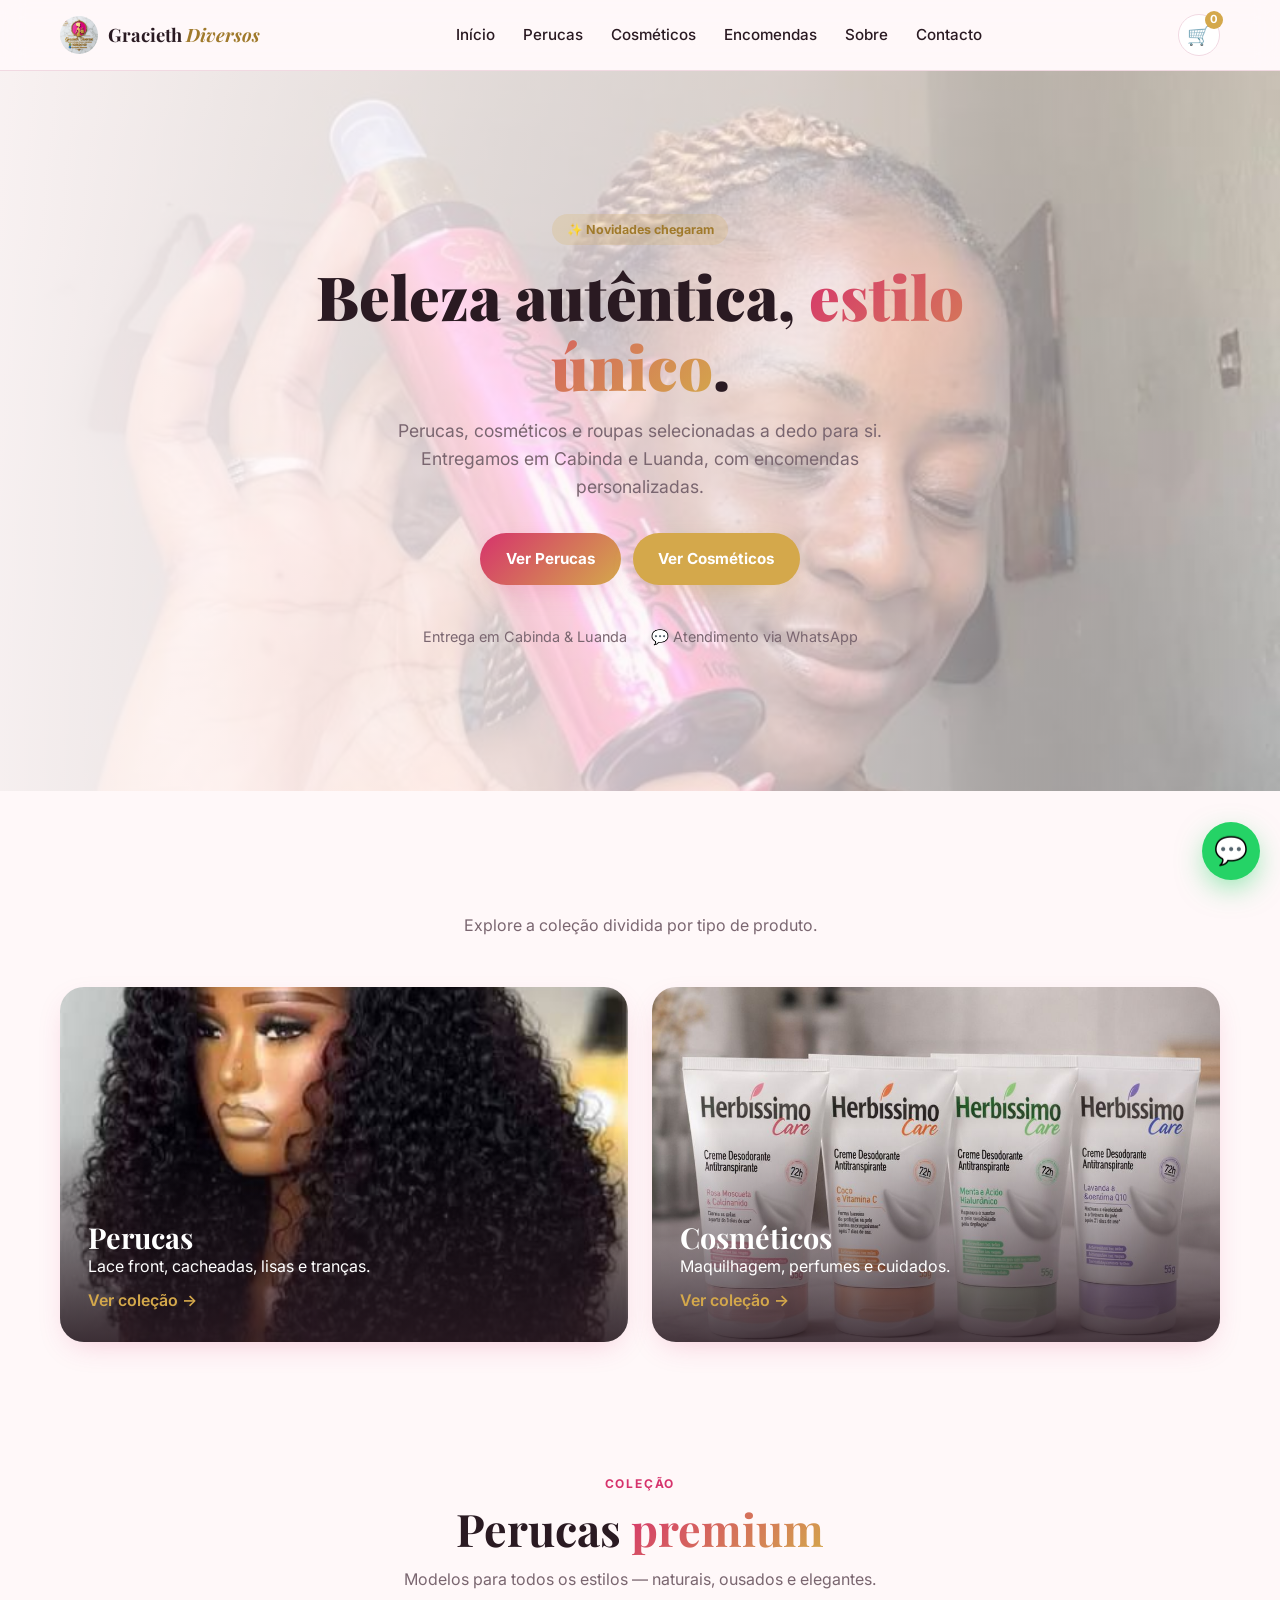
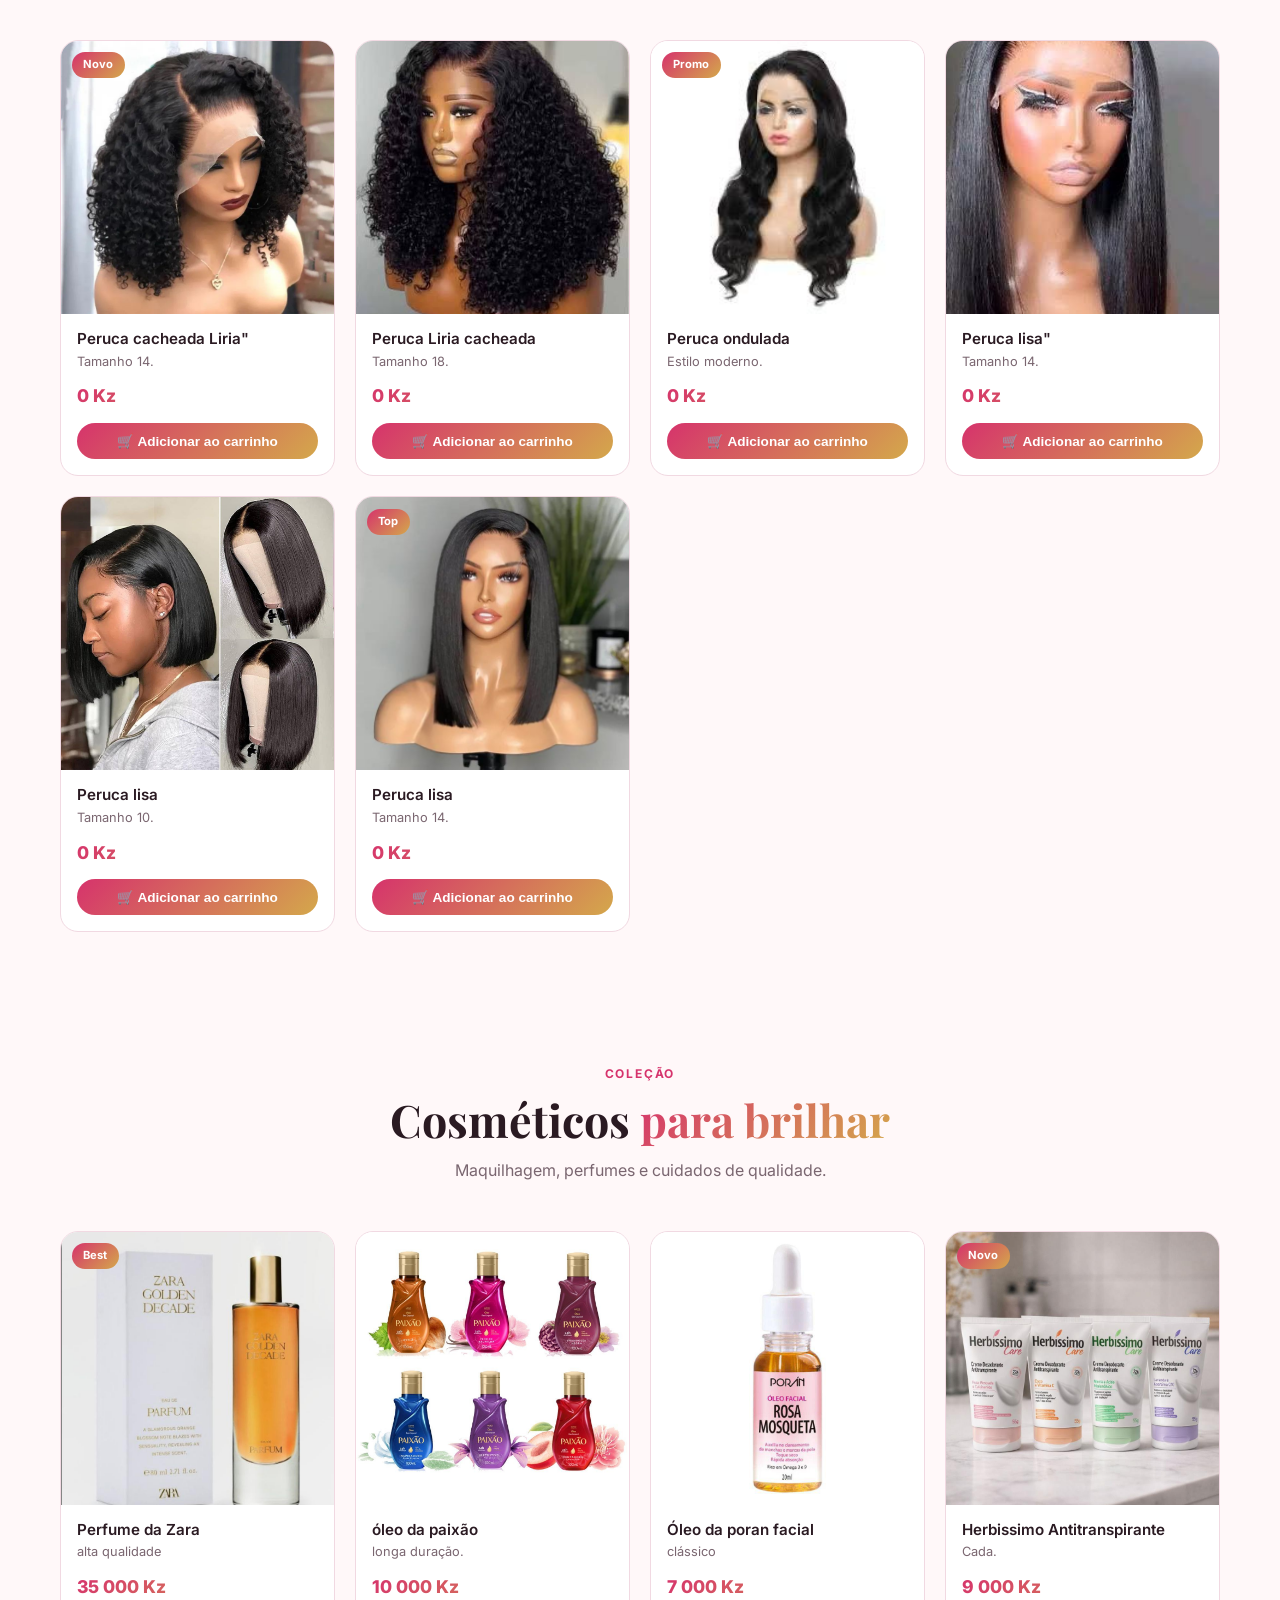
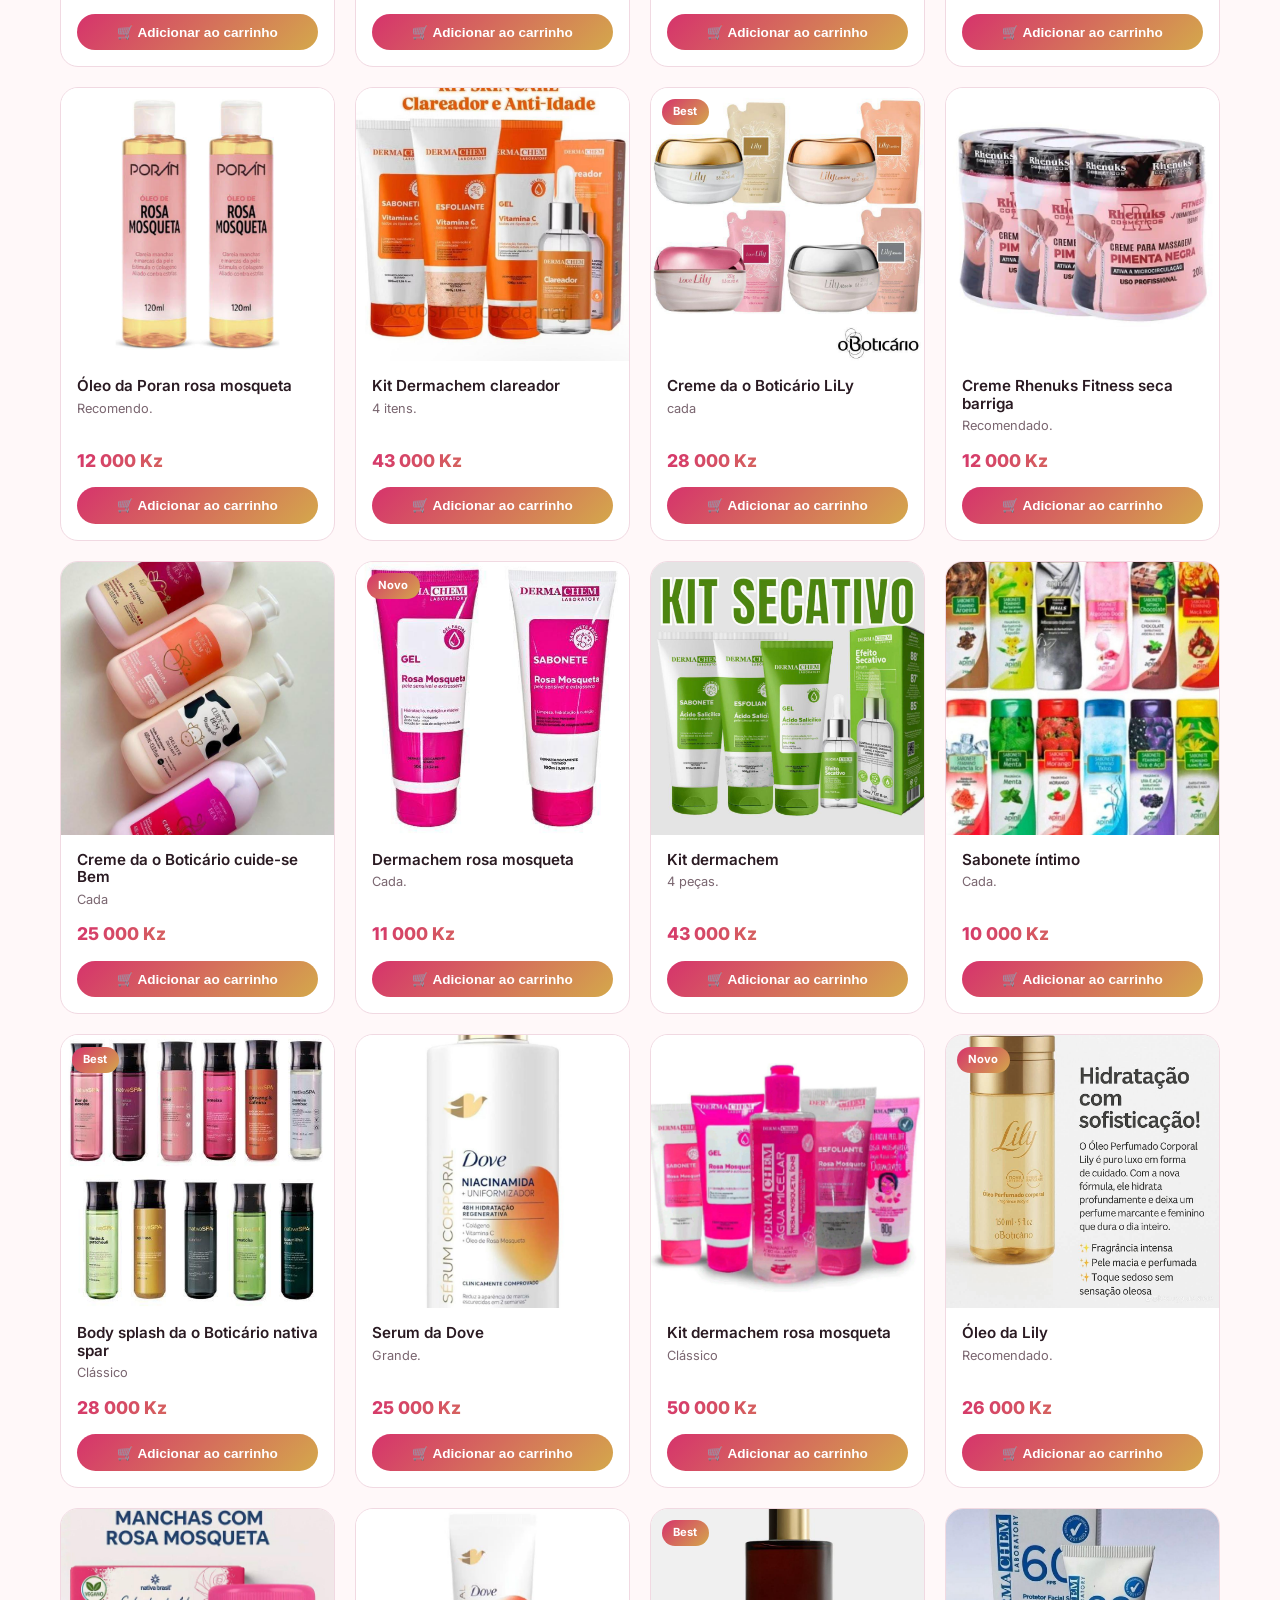
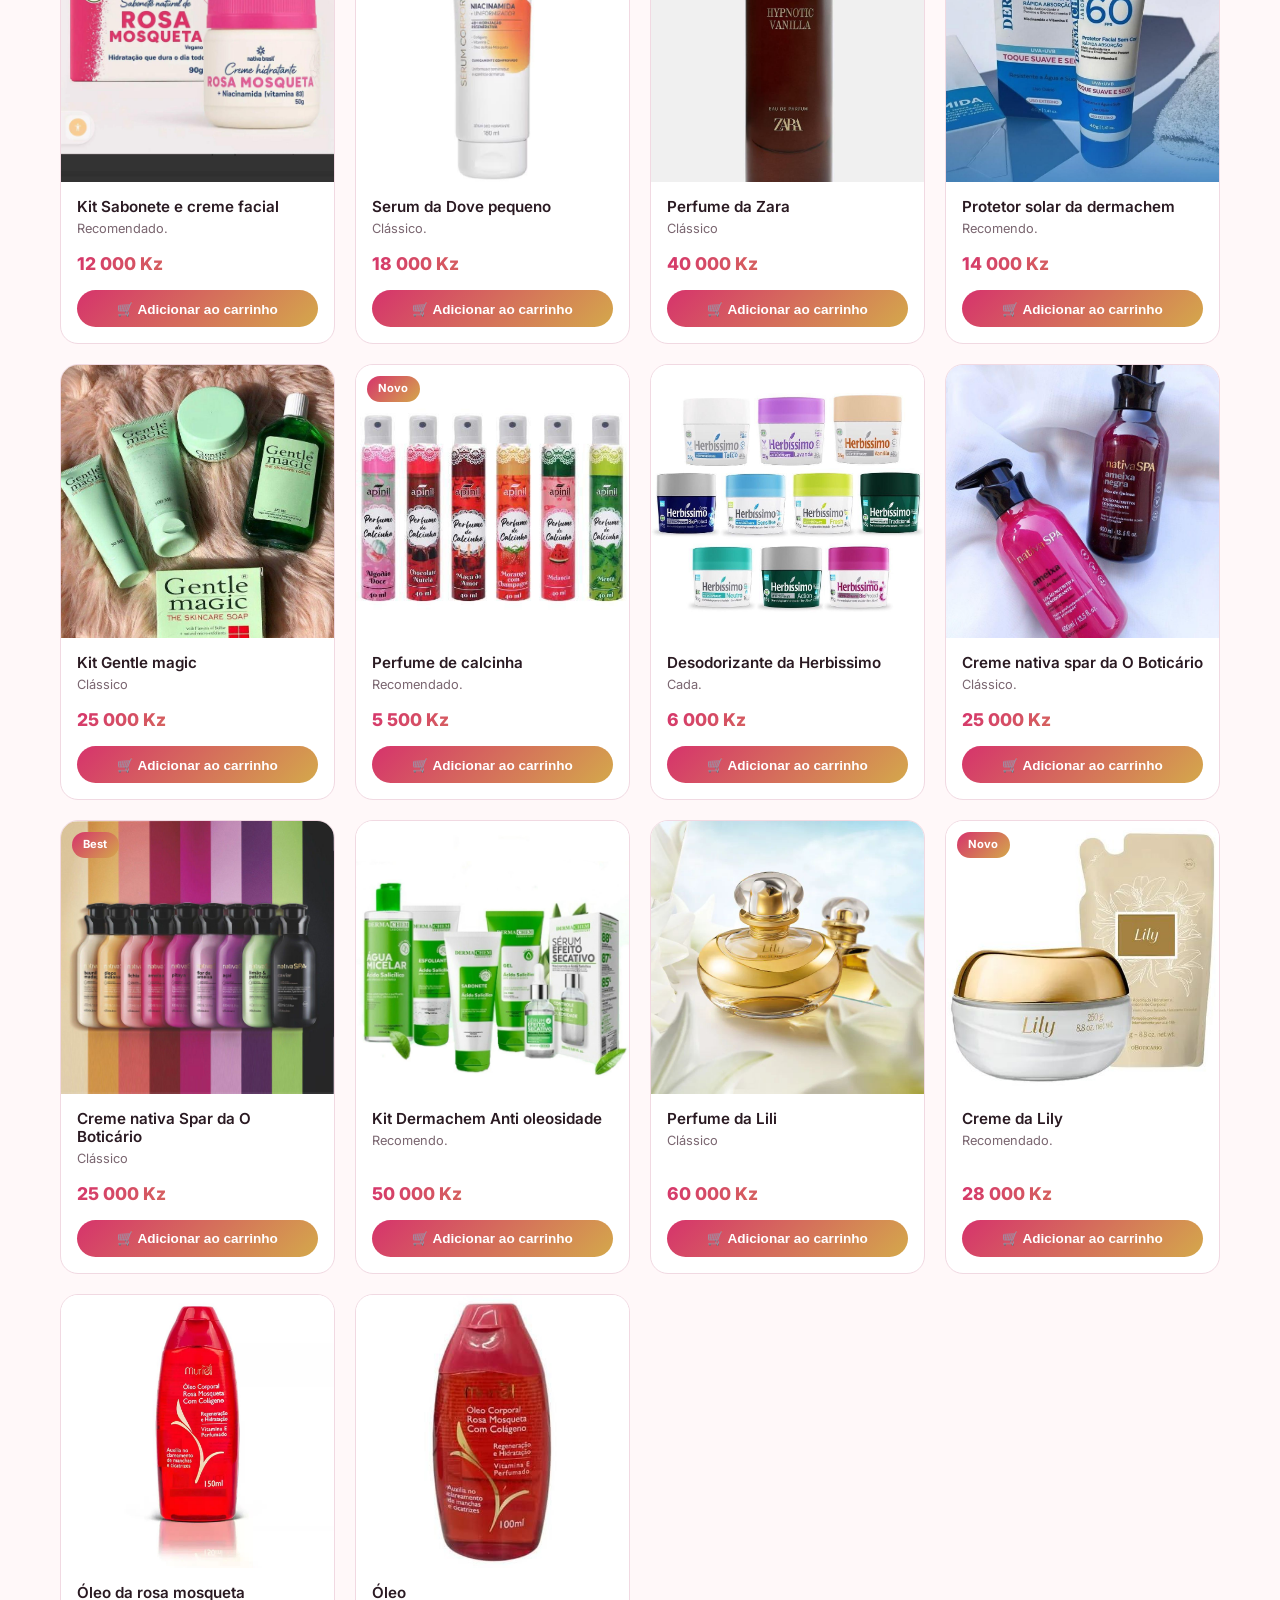
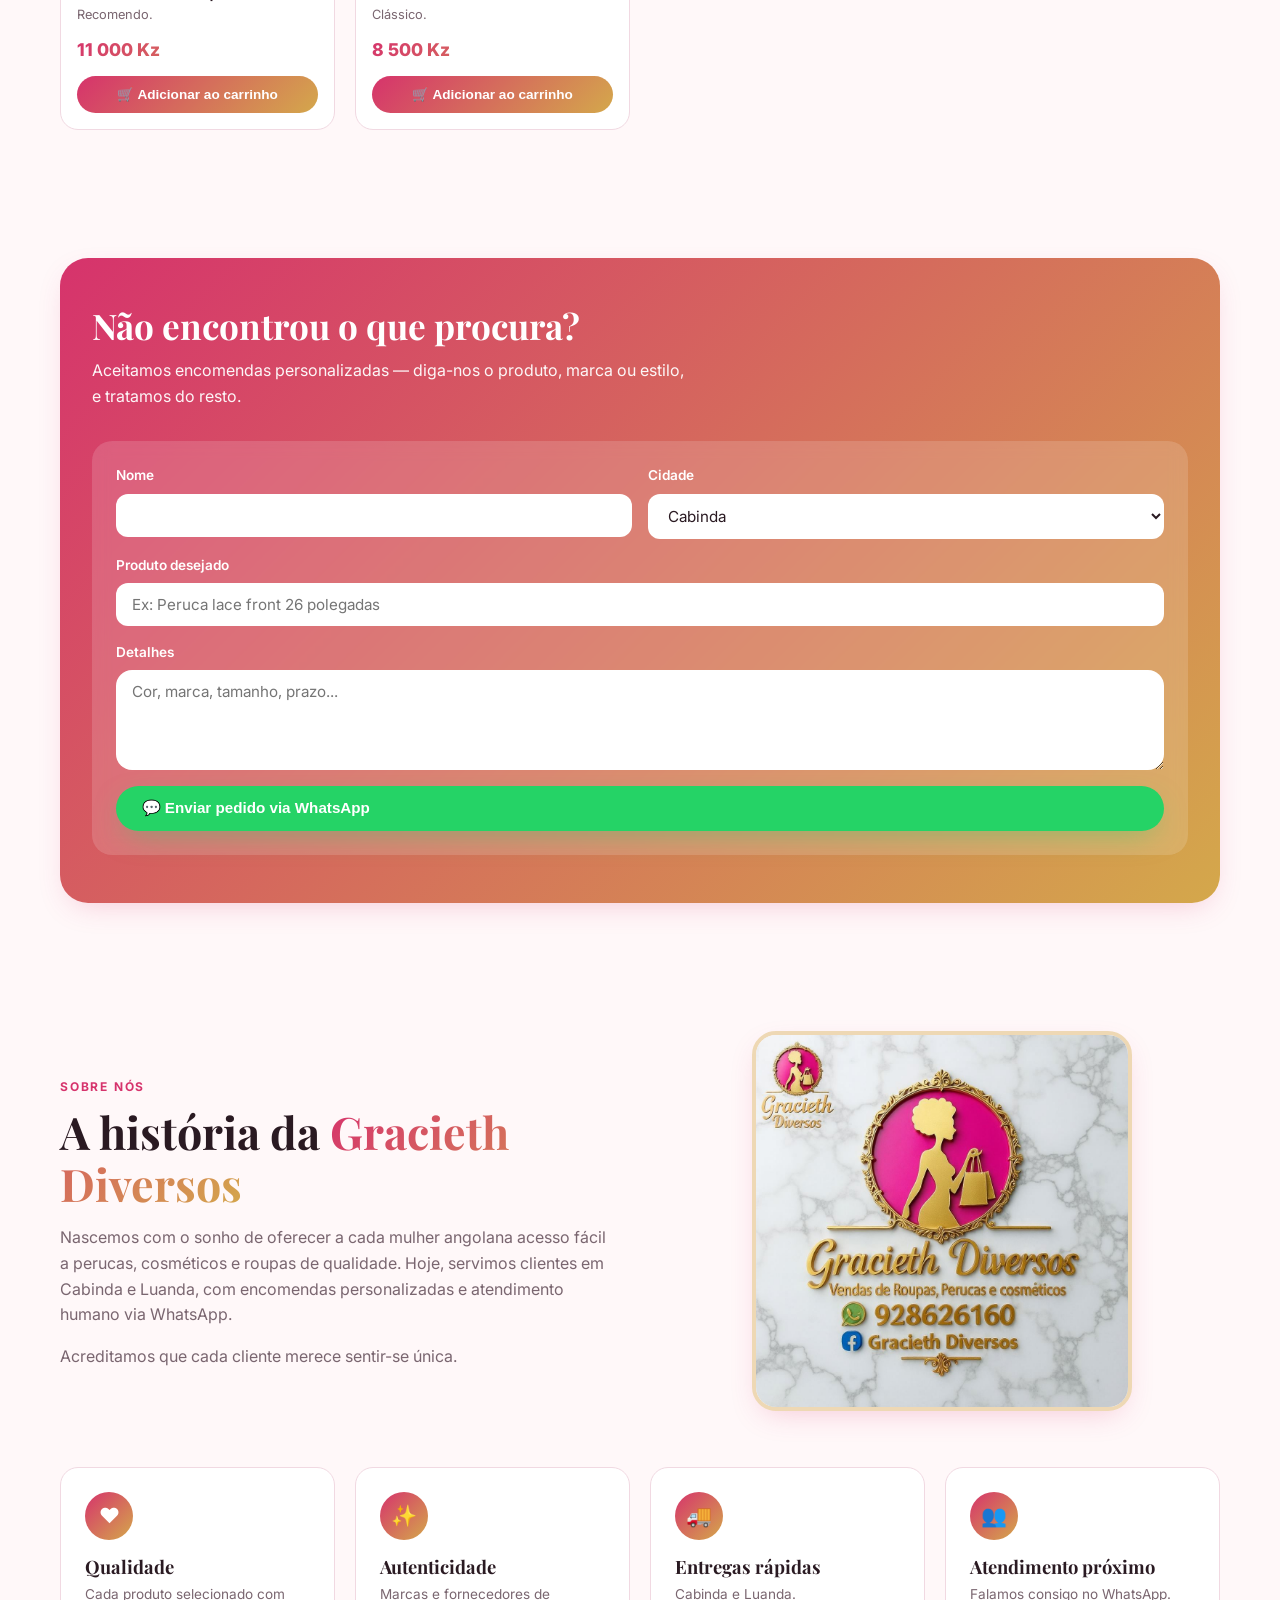
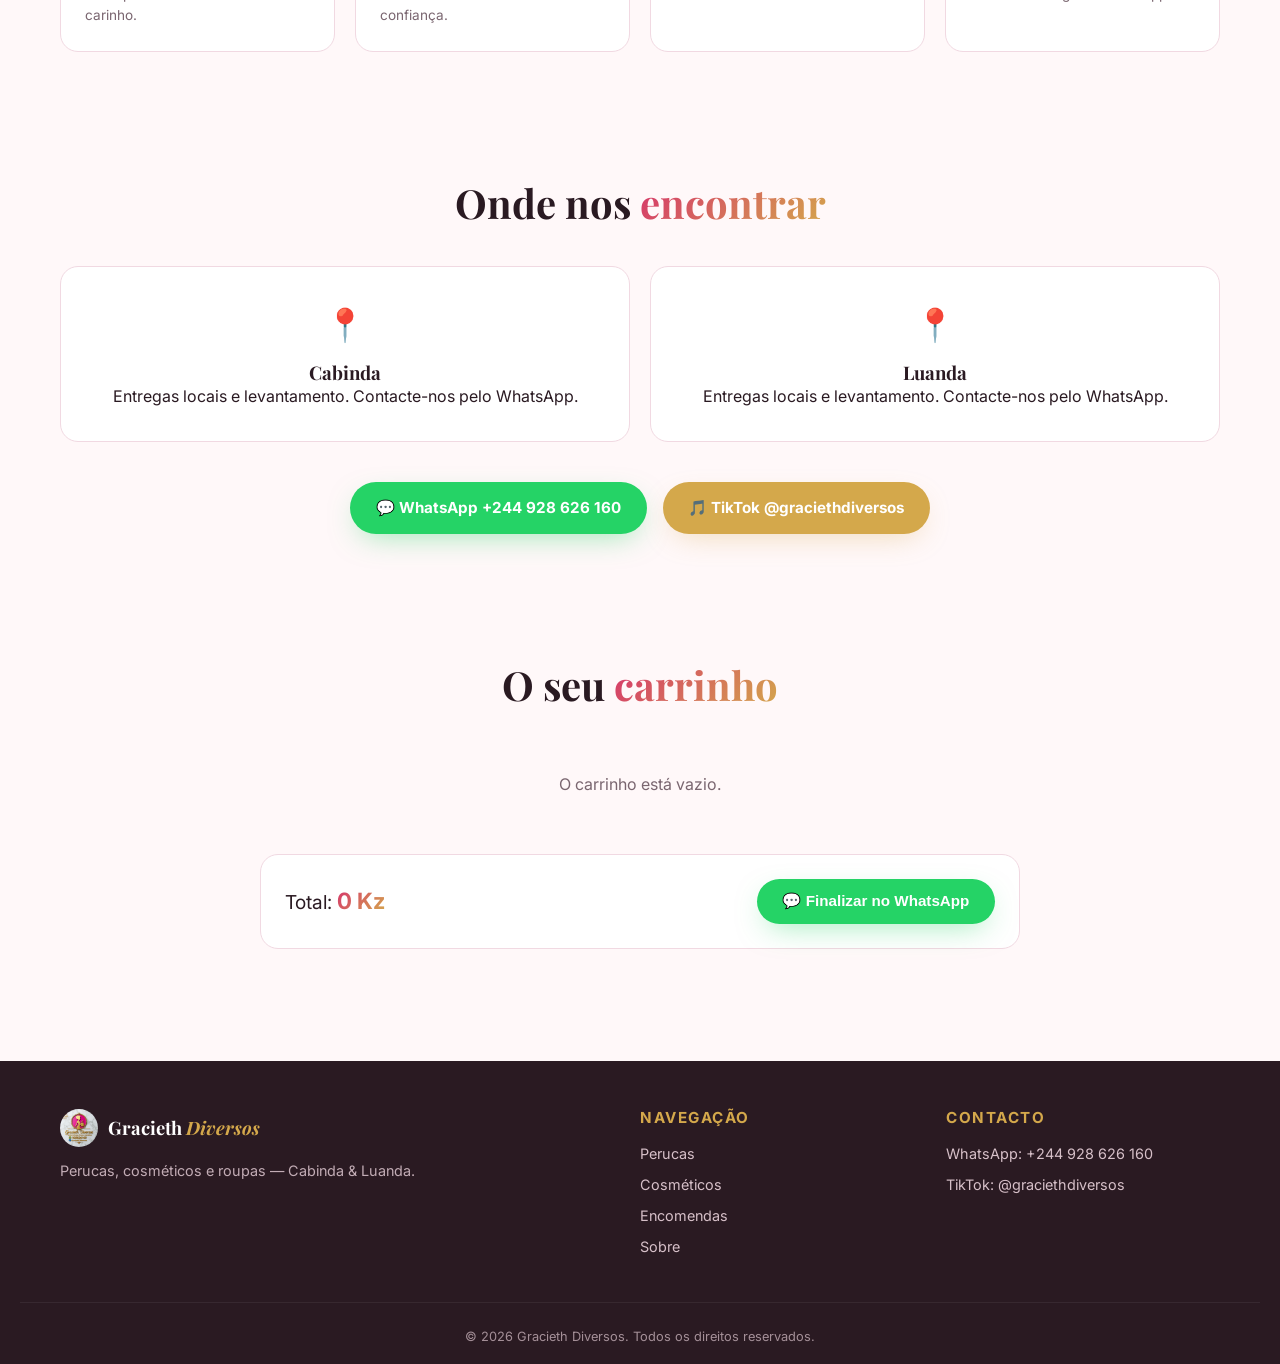
<file: index.html>
<!DOCTYPE html>
<html lang="pt">
<head>
<meta charset="UTF-8" />
<meta name="viewport" content="width=device-width, initial-scale=1.0" />
<title>Gracieth Diversos — Perucas e Cosméticos em Angola</title>
<meta name="description" content="Compre perucas, cosméticos e roupas online com entrega em Cabinda e Luanda. Encomendas personalizadas." />
<link rel="icon" href="images/logo.png" />
<link rel="preconnect" href="https://fonts.googleapis.com" />
<link rel="preconnect" href="https://fonts.gstatic.com" crossorigin />
<link href="https://fonts.googleapis.com/css2?family=Playfair+Display:wght@700;900&family=Inter:wght@400;500;600;700;800&display=swap" rel="stylesheet" />
<link rel="stylesheet" href="estilos.css" />
</head>
<body>

<!-- HEADER -->
<header class="site-header">
  <div class="container header-inner">
    <a href="#home" class="logo">
      <img src="logo.jpg.jpeg" alt="Gracieth Diversos" />
      <span>Gracieth <em>Diversos</em></span>
    </a>
    <nav class="nav-desktop">
      <a href="#home">Início</a>
      <a href="#perucas">Perucas</a>
      <a href="#cosmeticos">Cosméticos</a>
      <a href="#encomendas">Encomendas</a>
      <a href="#sobre">Sobre</a>
      <a href="#contacto">Contacto</a>
    </nav>
    <div class="header-actions">
      <a href="#carrinho" class="cart-btn" aria-label="Carrinho">
        🛒
        <span class="cart-count" id="cartCount">0</span>
      </a>
      <button class="menu-toggle" id="menuToggle" aria-label="Menu">☰</button>
    </div>
  </div>
</header>

<!-- MOBILE MENU -->
<div class="mobile-overlay" id="mobileOverlay"></div>
<aside class="mobile-menu" id="mobileMenu">
  <button class="mobile-close" id="mobileClose" aria-label="Fechar">✕</button>
  <a href="#home">Início</a>
  <a href="#perucas">Perucas</a>
  <a href="#cosmeticos">Cosméticos</a>
  <a href="#encomendas">Encomendas</a>
  <a href="#sobre">Sobre</a>
  <a href="#contacto">Contacto</a>
</aside>

<!-- HERO -->
<section id="home" class="hero">
  <div class="hero-bg" style="background-image:url('fu.jpg.jpeg')"></div>
  <div class="hero-overlay"></div>
  <div class="container hero-content reveal">
    <span class="badge">✨ Novidades chegaram</span>
    <h1>Beleza autêntica, <span class="gradient-text">estilo único</span>.</h1>
    <p>Perucas, cosméticos e roupas selecionadas a dedo para si. Entregamos em Cabinda e Luanda, com encomendas personalizadas.</p>
    <div class="hero-ctas">
      <a href="#perucas" class="btn btn-primary">Ver Perucas</a>
      <a href="#cosmeticos" class="btn btn-secondary">Ver Cosméticos</a>
    </div>
    <div class="hero-info">
      <span>   Entrega em Cabinda &amp; Luanda</span>
      <span>💬 Atendimento via WhatsApp</span>
    </div>
  </div>
</section>

<!-- CATEGORIAS -->
<section class="section container">
  <h2 class="section-title reveal">As nossas <span class="gradient-text">categorias</span></h2>
  <p class="section-sub reveal">Explore a coleção dividida por tipo de produto.</p>
  <div class="categories">
    <a href="#perucas" class="category-card reveal">
      <img src="pd.jpg.jpeg" alt="Perucas" />
      <div class="category-info">
        <h3>Perucas</h3>
        <p>Lace front, cacheadas, lisas e tranças.</p>
        <span>Ver coleção →</span>
      </div>
    </a>
    <a href="#cosmeticos" class="category-card reveal">
      <img src="cc.jpg.jpeg" alt="Cosméticos" />
      <div class="category-info">
        <h3>Cosméticos</h3>
        <p>Maquilhagem, perfumes e cuidados.</p>
        <span>Ver coleção →</span>
      </div>
    </a>
  </div>
</section>

<!-- PERUCAS -->
<section id="perucas" class="section container">
  <div class="section-head reveal">
    <span class="eyebrow">Coleção</span>
    <h2>Perucas <span class="gradient-text">premium</span></h2>
    <p>Modelos para todos os estilos — naturais, ousados e elegantes.</p>
  </div>
  <div class="products-grid" id="perucasGrid"></div>
</section>

<!-- COSMÉTICOS -->
<section id="cosmeticos" class="section container">
  <div class="section-head reveal">
    <span class="eyebrow">Coleção</span>
    <h2>Cosméticos <span class="gradient-text">para brilhar</span></h2>
    <p>Maquilhagem, perfumes e cuidados de qualidade.</p>
  </div>
  <div class="products-grid" id="cosmeticosGrid"></div>
</section>

<!-- ENCOMENDAS -->
<section id="encomendas" class="section container">
  <div class="encomenda-banner reveal">
    <h3>Não encontrou o que procura?</h3>
    <p>Aceitamos encomendas personalizadas — diga-nos o produto, marca ou estilo, e tratamos do resto.</p>
    <form id="encomendaForm" class="encomenda-form">
      <div class="grid-2">
        <label>Nome
          <input type="text" name="nome" required />
        </label>
        <label>Cidade
          <select name="cidade">
            <option>Cabinda</option>
            <option>Luanda</option>
            <option>Outra</option>
          </select>
        </label>
      </div>
      <label>Produto desejado
        <input type="text" name="produto" placeholder="Ex: Peruca lace front 26 polegadas" required />
      </label>
      <label>Detalhes
        <textarea name="detalhes" rows="4" placeholder="Cor, marca, tamanho, prazo..."></textarea>
      </label>
      <button type="submit" class="btn btn-whatsapp">💬 Enviar pedido via WhatsApp</button>
    </form>
  </div>
</section>

<!-- SOBRE -->
<section id="sobre" class="section container">
  <div class="sobre-grid">
    <div class="reveal">
      <span class="eyebrow">Sobre nós</span>
      <h2>A história da <span class="gradient-text">Gracieth Diversos</span></h2>
      <p>Nascemos com o sonho de oferecer a cada mulher angolana acesso fácil a perucas, cosméticos e roupas de qualidade. Hoje, servimos clientes em Cabinda e Luanda, com encomendas personalizadas e atendimento humano via WhatsApp.</p>
      <p>Acreditamos que cada cliente merece sentir-se única.</p>
    </div>
    <div class="reveal">
      <img src="logo.jpg.jpeg" alt="Gracieth Diversos" class="sobre-logo" />
    </div>
  </div>
  <div class="values">
    <div class="value reveal"><div class="value-ico">❤️</div><h4>Qualidade</h4><p>Cada produto selecionado com carinho.</p></div>
    <div class="value reveal"><div class="value-ico">✨</div><h4>Autenticidade</h4><p>Marcas e fornecedores de confiança.</p></div>
    <div class="value reveal"><div class="value-ico">🚚</div><h4>Entregas rápidas</h4><p>Cabinda e Luanda.</p></div>
    <div class="value reveal"><div class="value-ico">👥</div><h4>Atendimento próximo</h4><p>Falamos consigo no WhatsApp.</p></div>
  </div>
</section>

<!-- CONTACTO -->
<section id="contacto" class="section container">
  <h2 class="section-title reveal">Onde nos <span class="gradient-text">encontrar</span></h2>
  <div class="contacto-grid">
    <div class="contacto-card reveal">
      <div class="ico">📍</div>
      <h3>Cabinda</h3>
      <p>Entregas locais e levantamento. Contacte-nos pelo WhatsApp.</p>
    </div>
    <div class="contacto-card reveal">
      <div class="ico">📍</div>
      <h3>Luanda</h3>
      <p>Entregas locais e levantamento. Contacte-nos pelo WhatsApp.</p>
    </div>
  </div>
  <div class="contacto-links reveal">
    <a href="https://wa.me/244928626160" target="_blank" class="btn btn-whatsapp">💬 WhatsApp +244 928 626 160</a>
    <a href="https://www.tiktok.com/@graciethdiversos" target="_blank" class="btn btn-secondary">🎵 TikTok @graciethdiversos</a>
  </div>
</section>

<!-- CARRINHO -->
<section id="carrinho" class="section container">
  <h2 class="section-title">O seu <span class="gradient-text">carrinho</span></h2>
  <div id="cartItems" class="cart-list"></div>
  <div id="cartEmpty" class="cart-empty">O carrinho está vazio.</div>
  <div id="cartFooter" class="cart-footer" hidden>
    <div class="cart-total">Total: <strong id="cartTotal">0 Kz</strong></div>
    <button id="checkoutBtn" class="btn btn-whatsapp">💬 Finalizar no WhatsApp</button>
  </div>
</section>

<!-- FOOTER -->
<footer class="site-footer">
  <div class="container footer-inner">
    <div>
      <div class="logo">
        <img src="logo.jpg.jpeg" alt="Gracieth" />
        <span>Gracieth <em>Diversos</em></span>
      </div>
      <p>Perucas, cosméticos e roupas — Cabinda &amp; Luanda.</p>
    </div>
    <div>
      <h5>Navegação</h5>
      <a href="#perucas">Perucas</a>
      <a href="#cosmeticos">Cosméticos</a>
      <a href="#encomendas">Encomendas</a>
      <a href="#sobre">Sobre</a>
    </div>
    <div>
      <h5>Contacto</h5>
      <a href="https://wa.me/244928626160" target="_blank">WhatsApp: +244 928 626 160</a>
      <a href="https://www.tiktok.com/@graciethdiversos" target="_blank">TikTok: @graciethdiversos</a>
    </div>
  </div>
  <div class="copyright">© <span id="year"></span> Gracieth Diversos. Todos os direitos reservados.</div>
</footer>

<!-- WHATSAPP FAB -->
<a href="https://wa.me/244928626160" target="_blank" class="wa-fab" aria-label="WhatsApp">💬</a>

<script src="script.js"></script>
</body>
</html>
</file>
<file: estilos.css>
:root{
  --primary:#d6336c;
  --primary-dark:#a61e4d;
  --gold:#d4a84b;
  --gold-dark:#a07a2c;
  --bg:#fff8f9;
  --card:#ffffff;
  --text:#2a1a22;
  --muted:#7a6670;
  --border:#f1d9e2;
  --shadow:0 10px 30px -10px rgba(214,51,108,.25);
  --shadow-gold:0 10px 30px -10px rgba(212,168,75,.4);
  --radius:18px;
  --gradient:linear-gradient(135deg,#d6336c 0%,#d4a84b 100%);
}
*{box-sizing:border-box;margin:0;padding:0}
html{scroll-behavior:smooth}
body{font-family:'Inter',system-ui,sans-serif;background:var(--bg);color:var(--text);line-height:1.6;-webkit-font-smoothing:antialiased}
img{max-width:100%;display:block}
a{color:inherit;text-decoration:none}
.container{max-width:1200px;margin:0 auto;padding:0 1.25rem}

/* TYPOGRAPHY */
h1,h2,h3,h4,h5{font-family:'Playfair Display',serif;line-height:1.15;font-weight:700}
.gradient-text{background:var(--gradient);-webkit-background-clip:text;background-clip:text;color:transparent}
.eyebrow{font-size:.75rem;font-weight:700;letter-spacing:.15em;text-transform:uppercase;color:var(--primary)}

/* HEADER */
.site-header{position:sticky;top:0;z-index:50;background:rgba(255,248,249,.85);backdrop-filter:blur(12px);border-bottom:1px solid var(--border)}
.header-inner{display:flex;align-items:center;justify-content:space-between;height:70px}
.logo{display:flex;align-items:center;gap:.6rem;font-family:'Playfair Display',serif;font-weight:700;font-size:1.15rem}
.logo img{height:38px;width:38px;border-radius:50%;object-fit:cover}
.logo em{font-style:italic;color:var(--gold-dark)}
.nav-desktop{display:none;gap:1.75rem;font-weight:500;font-size:.95rem}
.nav-desktop a:hover{color:var(--primary)}
.header-actions{display:flex;align-items:center;gap:.75rem}
.cart-btn{position:relative;width:42px;height:42px;display:grid;place-items:center;border-radius:50%;background:var(--card);border:1px solid var(--border);font-size:1.2rem}
.cart-count{position:absolute;top:-4px;right:-4px;background:var(--gold);color:#fff;font-size:.7rem;font-weight:700;min-width:18px;height:18px;border-radius:9px;display:grid;place-items:center;padding:0 5px}
.menu-toggle{background:none;border:none;font-size:1.6rem;cursor:pointer;color:var(--text)}
@media(min-width:900px){.nav-desktop{display:flex}.menu-toggle{display:none}}

/* MOBILE MENU */
.mobile-overlay{position:fixed;inset:0;background:rgba(0,0,0,.5);z-index:60;opacity:0;pointer-events:none;transition:.3s}
.mobile-menu{position:fixed;top:0;right:0;bottom:0;width:280px;background:var(--card);z-index:70;padding:2rem 1.5rem;display:flex;flex-direction:column;gap:1.2rem;transform:translateX(100%);transition:.3s ease}
.mobile-menu.open{transform:translateX(0)}
.mobile-overlay.open{opacity:1;pointer-events:auto}
.mobile-menu a{font-size:1.1rem;font-weight:600;padding:.5rem 0;border-bottom:1px solid var(--border)}
.mobile-close{align-self:flex-end;background:none;border:none;font-size:1.5rem;cursor:pointer;color:var(--text)}

/* HERO */
.hero{position:relative;overflow:hidden;min-height:80vh;display:flex;align-items:center}
.hero-bg{position:absolute;inset:0;background-size:cover;background-position:center;z-index:0}
.hero-overlay{position:absolute;inset:0;background:linear-gradient(90deg,rgba(255,248,249,.95) 0%,rgba(255,248,249,.7) 60%,rgba(255,248,249,.3) 100%);z-index:1}
.hero-content{position:relative;z-index:2;padding:5rem 1.25rem;max-width:760px;text-align:center;margin:0 auto}
.badge{display:inline-flex;align-items:center;gap:.4rem;background:rgba(212,168,75,.2);color:var(--gold-dark);font-size:.78rem;font-weight:700;padding:.35rem .9rem;border-radius:999px;margin-bottom:1rem}
.hero h1{font-size:clamp(2.2rem,5vw,3.8rem);font-weight:900}
.hero p{margin-top:1rem;font-size:1.1rem;color:var(--muted);max-width:520px;margin-left:auto;margin-right:auto}
.hero-ctas{margin-top:2rem;display:flex;flex-wrap:wrap;gap:.75rem;justify-content:center}
.hero-info{margin-top:2.5rem;display:flex;flex-wrap:wrap;gap:1.5rem;justify-content:center;font-size:.9rem;color:var(--muted)}

/* BUTTONS */
.btn{display:inline-flex;align-items:center;gap:.5rem;padding:.85rem 1.6rem;border-radius:999px;font-weight:700;font-size:.95rem;cursor:pointer;border:none;transition:transform .2s;text-decoration:none}
.btn:hover{transform:scale(1.04)}
.btn-primary{background:var(--gradient);color:#fff;box-shadow:var(--shadow)}
.btn-secondary{background:var(--gold);color:#fff;box-shadow:var(--shadow-gold)}
.btn-whatsapp{background:#25D366;color:#fff;box-shadow:0 10px 30px -10px rgba(37,211,102,.5)}

/* SECTIONS */
.section{padding:4rem 1.25rem}
.section-title{font-size:clamp(1.8rem,3.5vw,2.5rem);text-align:center}
.section-sub{text-align:center;color:var(--muted);max-width:500px;margin:.75rem auto 0}
.section-head{text-align:center;max-width:600px;margin:0 auto 3rem}
.section-head h2{font-size:clamp(1.8rem,3.5vw,2.8rem);margin-top:.5rem}
.section-head p{color:var(--muted);margin-top:.75rem}

/* CATEGORIES */
.categories{margin-top:3rem;display:grid;gap:1.5rem;grid-template-columns:1fr}
@media(min-width:768px){.categories{grid-template-columns:1fr 1fr}}
.category-card{position:relative;display:block;aspect-ratio:16/10;border-radius:24px;overflow:hidden;box-shadow:var(--shadow)}
.category-card img{position:absolute;inset:0;width:100%;height:100%;object-fit:cover;transition:transform .7s}
.category-card:hover img{transform:scale(1.1)}
.category-info{position:absolute;inset:0;background:linear-gradient(to top,rgba(42,26,34,.85) 0%,transparent 60%);display:flex;flex-direction:column;justify-content:flex-end;padding:1.75rem;color:#fff}
.category-info h3{font-size:1.8rem}
.category-info span{color:var(--gold);font-weight:600;margin-top:.5rem;display:inline-block}

/* PRODUCTS GRID */
.products-grid{display:grid;gap:1.25rem;grid-template-columns:repeat(2,1fr)}
@media(min-width:768px){.products-grid{grid-template-columns:repeat(3,1fr)}}
@media(min-width:1024px){.products-grid{grid-template-columns:repeat(4,1fr)}}
.product{background:var(--card);border:1px solid var(--border);border-radius:var(--radius);overflow:hidden;display:flex;flex-direction:column;transition:all .3s}
.product:hover{border-color:rgba(214,51,108,.4);box-shadow:var(--shadow)}
.product-img{position:relative;aspect-ratio:1;overflow:hidden;background:#f8e8ee}
.product-img img{width:100%;height:100%;object-fit:cover;transition:transform .7s}
.product:hover .product-img img{transform:scale(1.1)}
.product-tag{position:absolute;top:.7rem;left:.7rem;background:var(--gradient);color:#fff;font-size:.7rem;font-weight:700;padding:.25rem .7rem;border-radius:999px}
.product-body{padding:1rem;flex:1;display:flex;flex-direction:column}
.product-body h3{font-family:'Inter',sans-serif;font-size:.95rem;font-weight:600}
.product-body .desc{font-size:.8rem;color:var(--muted);margin-top:.3rem;line-height:1.4;flex:1}
.product-price{font-size:1.1rem;font-weight:800;margin-top:.75rem;background:var(--gradient);-webkit-background-clip:text;background-clip:text;color:transparent}
.add-cart{margin-top:.75rem;width:100%;padding:.65rem;border-radius:999px;background:var(--gradient);color:#fff;font-weight:700;font-size:.85rem;border:none;cursor:pointer;display:inline-flex;align-items:center;justify-content:center;gap:.5rem;transition:transform .2s}
.add-cart:hover{transform:scale(1.02)}

/* ENCOMENDAS */
.encomenda-banner{background:var(--gradient);color:#fff;padding:3rem 2rem;border-radius:28px;box-shadow:var(--shadow)}
.encomenda-banner h3{font-size:clamp(1.6rem,3vw,2.2rem)}
.encomenda-banner p{margin-top:.75rem;opacity:.95;max-width:600px}
.encomenda-form{margin-top:2rem;display:grid;gap:1rem;background:rgba(255,255,255,.15);backdrop-filter:blur(8px);padding:1.5rem;border-radius:20px}
.encomenda-form label{display:block;font-size:.85rem;font-weight:600;color:#fff}
.encomenda-form input,.encomenda-form select,.encomenda-form textarea{display:block;width:100%;margin-top:.4rem;padding:.75rem 1rem;border:none;border-radius:12px;font-family:inherit;font-size:.95rem;background:#fff;color:var(--text)}
.encomenda-form textarea{border-radius:16px;resize:vertical}
.grid-2{display:grid;gap:1rem;grid-template-columns:1fr}
@media(min-width:600px){.grid-2{grid-template-columns:1fr 1fr}}

/* SOBRE */
.sobre-grid{display:grid;gap:3rem;grid-template-columns:1fr;align-items:center}
@media(min-width:768px){.sobre-grid{grid-template-columns:1fr 1fr}}
.sobre-grid h2{font-size:clamp(1.8rem,3.5vw,2.8rem);margin-top:.5rem}
.sobre-grid p{margin-top:1rem;color:var(--muted)}
.sobre-logo{border-radius:24px;box-shadow:var(--shadow);border:4px solid rgba(212,168,75,.4);max-width:380px;margin:0 auto}
.values{margin-top:3.5rem;display:grid;gap:1.25rem;grid-template-columns:repeat(2,1fr)}
@media(min-width:900px){.values{grid-template-columns:repeat(4,1fr)}}
.value{background:var(--card);border:1px solid var(--border);border-radius:var(--radius);padding:1.5rem;transition:transform .3s}
.value:hover{transform:translateY(-4px);box-shadow:var(--shadow)}
.value-ico{width:48px;height:48px;border-radius:50%;background:var(--gradient);color:#fff;display:grid;place-items:center;font-size:1.3rem;margin-bottom:1rem}
.value h4{font-size:1.15rem}
.value p{font-size:.85rem;color:var(--muted);margin-top:.4rem}

/* CONTACTO */
.contacto-grid{margin-top:2.5rem;display:grid;gap:1.25rem;grid-template-columns:1fr}
@media(min-width:700px){.contacto-grid{grid-template-columns:1fr 1fr}}
.contacto-card{background:var(--card);border:1px solid var(--border);border-radius:var(--radius);padding:2rem;text-align:center}
.contacto-card .ico{font-size:2rem;margin-bottom:.75rem}
.contacto-links{margin-top:2.5rem;display:flex;gap:1rem;flex-wrap:wrap;justify-content:center}

/* CARRINHO */
.cart-list{display:flex;flex-direction:column;gap:1rem;max-width:760px;margin:2rem auto 0}
.cart-item{display:flex;gap:1rem;background:var(--card);border:1px solid var(--border);border-radius:var(--radius);padding:1rem;align-items:center}
.cart-item img{width:72px;height:72px;border-radius:12px;object-fit:cover}
.cart-item-info{flex:1}
.cart-item-info h4{font-family:'Inter',sans-serif;font-size:.95rem;font-weight:600}
.cart-item-info .p{color:var(--primary);font-weight:700;margin-top:.25rem}
.qty{display:flex;align-items:center;gap:.5rem}
.qty button{width:28px;height:28px;border-radius:50%;border:1px solid var(--border);background:var(--card);cursor:pointer;font-weight:700}
.remove{background:none;border:none;color:var(--primary);cursor:pointer;font-size:1.2rem}
.cart-empty{text-align:center;color:var(--muted);padding:2rem}
.cart-footer{max-width:760px;margin:1.5rem auto 0;display:flex;justify-content:space-between;align-items:center;flex-wrap:wrap;gap:1rem;padding:1.5rem;background:var(--card);border-radius:var(--radius);border:1px solid var(--border)}
.cart-total{font-size:1.2rem}
.cart-total strong{background:var(--gradient);-webkit-background-clip:text;background-clip:text;color:transparent;font-size:1.4rem}

/* FOOTER */
.site-footer{background:#2a1a22;color:#f5dde6;padding:3rem 1.25rem 1rem;margin-top:3rem}
.footer-inner{display:grid;gap:2rem;grid-template-columns:1fr}
@media(min-width:700px){.footer-inner{grid-template-columns:2fr 1fr 1fr}}
.site-footer h5{font-family:'Inter',sans-serif;font-size:.95rem;text-transform:uppercase;letter-spacing:.1em;margin-bottom:.75rem;color:var(--gold)}
.site-footer a{display:block;padding:.25rem 0;opacity:.85;font-size:.9rem}
.site-footer a:hover{opacity:1;color:var(--gold)}
.site-footer .logo{color:#fff;margin-bottom:.75rem}
.site-footer .logo em{color:var(--gold)}
.site-footer p{opacity:.75;font-size:.9rem}
.copyright{text-align:center;margin-top:2.5rem;padding-top:1.5rem;border-top:1px solid rgba(255,255,255,.1);font-size:.8rem;opacity:.6}

/* WHATSAPP FAB */
.wa-fab{position:fixed;bottom:1.25rem;right:1.25rem;width:58px;height:58px;border-radius:50%;background:#25D366;color:#fff;display:grid;place-items:center;font-size:1.7rem;z-index:40;box-shadow:0 10px 30px -5px rgba(37,211,102,.6);animation:pulse 2s infinite}
.wa-fab:hover{transform:scale(1.1)}
@keyframes pulse{0%,100%{box-shadow:0 10px 30px -5px rgba(37,211,102,.6)}50%{box-shadow:0 10px 40px 0 rgba(37,211,102,.9)}}

/* SCROLL REVEAL */
.reveal{opacity:0;transform:translateY(40px);transition:opacity .8s ease,transform .8s ease}
.reveal.visible{opacity:1;transform:translateY(0)}
</file>
